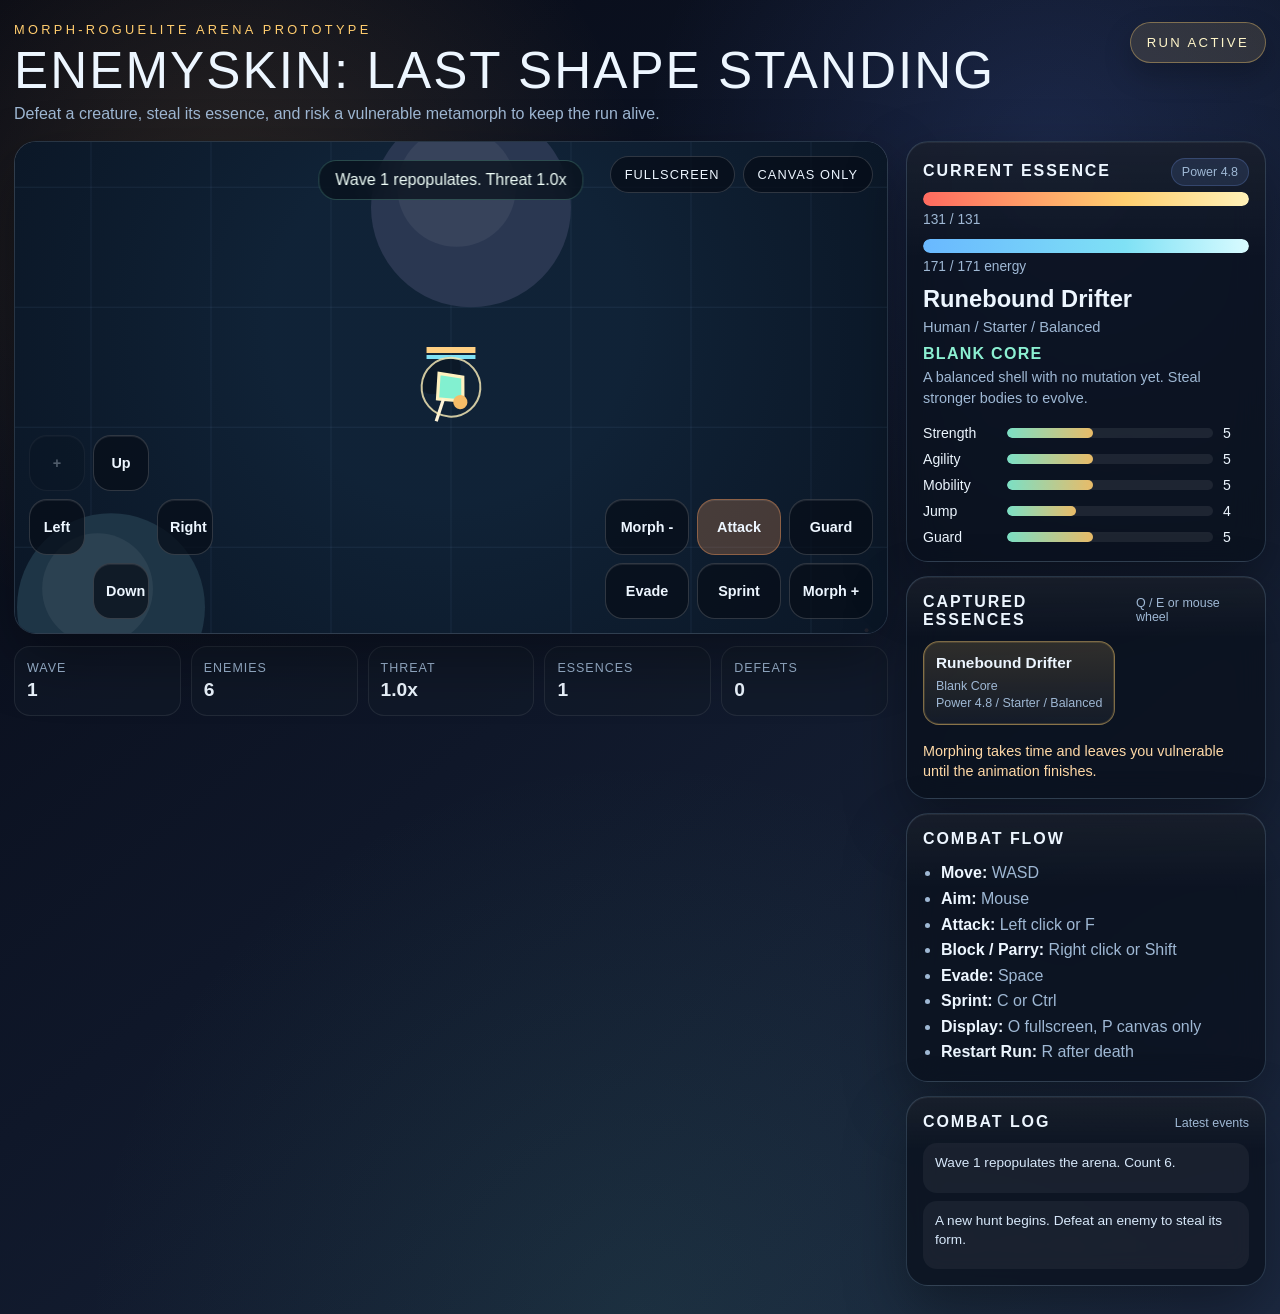
<file: index.html>
<!DOCTYPE html>
<html lang="en">
<head>
  <meta charset="UTF-8">
  <meta name="viewport" content="width=device-width, initial-scale=1.0">
  <title>Enemyskin: Last Shape Standing</title>
  <link rel="stylesheet" href="styles.css">
</head>
<body>
  <div class="shell" id="gameShell">
    <header class="masthead">
      <div>
        <p class="eyebrow">Morph-Roguelite Arena Prototype</p>
        <h1>Enemyskin: Last Shape Standing</h1>
        <p class="tagline">Defeat a creature, steal its essence, and risk a vulnerable metamorph to keep the run alive.</p>
      </div>
      <div class="status-pill" id="runState">RUN ACTIVE</div>
    </header>

    <main class="layout">
      <section class="arena-panel">
        <div class="arena-frame">
          <div class="display-dock">
            <button class="display-btn" id="fullscreenButton" type="button">Fullscreen</button>
            <button class="display-btn" id="canvasOnlyButton" type="button">Canvas Only</button>
          </div>
          <canvas id="gameCanvas" width="1280" height="720"></canvas>
          <div class="overlay hidden" id="deathOverlay">
            <h2>You shattered.</h2>
            <p>Your collected essences are gone. Press <strong>R</strong> or use the restart button to begin a new run.</p>
            <button class="restart-button" id="restartButton" type="button">Restart Run</button>
          </div>
          <div class="banner hidden" id="messageBanner"></div>
          <div class="mobile-controls hidden" id="mobileControls">
            <div class="touch-cluster">
              <div class="touch-pad">
                <button type="button" class="touch-btn" data-touch="move-up" aria-label="Move Up">Up</button>
                <button type="button" class="touch-btn" data-touch="move-left" aria-label="Move Left">Left</button>
                <button type="button" class="touch-btn touch-btn-center" aria-hidden="true" tabindex="-1">+</button>
                <button type="button" class="touch-btn" data-touch="move-right" aria-label="Move Right">Right</button>
                <button type="button" class="touch-btn" data-touch="move-down" aria-label="Move Down">Down</button>
              </div>
            </div>
            <div class="touch-actions">
              <button type="button" class="touch-btn" data-touch="morph-prev">Morph -</button>
              <button type="button" class="touch-btn touch-btn-primary" data-touch="attack">Attack</button>
              <button type="button" class="touch-btn" data-touch="block">Guard</button>
              <button type="button" class="touch-btn" data-touch="evade">Evade</button>
              <button type="button" class="touch-btn" data-touch="sprint">Sprint</button>
              <button type="button" class="touch-btn" data-touch="morph-next">Morph +</button>
            </div>
          </div>
        </div>

        <div class="legend-strip">
          <div class="legend-item">
            <span class="legend-label">Wave</span>
            <strong id="waveLabel">1</strong>
          </div>
          <div class="legend-item">
            <span class="legend-label">Enemies</span>
            <strong id="enemiesLabel">0</strong>
          </div>
          <div class="legend-item">
            <span class="legend-label">Threat</span>
            <strong id="threatLabel">1.0x</strong>
          </div>
          <div class="legend-item">
            <span class="legend-label">Essences</span>
            <strong id="essenceCountLabel">1</strong>
          </div>
          <div class="legend-item">
            <span class="legend-label">Defeats</span>
            <strong id="killsLabel">0</strong>
          </div>
        </div>
      </section>

      <aside class="hud-panel">
        <section class="card">
          <div class="section-head">
            <h2>Current Essence</h2>
            <div class="power-chip">Power <span id="powerLabel">5.0</span></div>
          </div>

          <div class="health-shell">
            <div class="health-bar">
              <div class="health-fill" id="hpFill"></div>
            </div>
            <div class="health-text" id="hpText">100 / 100</div>
          </div>

          <div class="energy-shell">
            <div class="energy-bar">
              <div class="energy-fill" id="energyFill"></div>
            </div>
            <div class="energy-text" id="energyText">100 / 100 energy</div>
          </div>

          <h3 class="essence-name" id="essenceName">Runebound Drifter</h3>
          <p class="essence-tags" id="essenceTags">Human / Starter / Balanced</p>
          <p class="special-name" id="specialName">Blank Core</p>
          <p class="special-text" id="specialText">A balanced shell with no mutation yet. Steal stronger bodies to evolve.</p>

          <div class="stat-list">
            <div class="stat-row">
              <span class="stat-name">Strength</span>
              <div class="stat-meter"><div class="stat-fill" id="strengthFill"></div></div>
              <span class="stat-value" id="strengthValue">5</span>
            </div>
            <div class="stat-row">
              <span class="stat-name">Agility</span>
              <div class="stat-meter"><div class="stat-fill" id="agilityFill"></div></div>
              <span class="stat-value" id="agilityValue">5</span>
            </div>
            <div class="stat-row">
              <span class="stat-name">Mobility</span>
              <div class="stat-meter"><div class="stat-fill" id="mobilityFill"></div></div>
              <span class="stat-value" id="mobilityValue">5</span>
            </div>
            <div class="stat-row">
              <span class="stat-name">Jump</span>
              <div class="stat-meter"><div class="stat-fill" id="jumpFill"></div></div>
              <span class="stat-value" id="jumpValue">4</span>
            </div>
            <div class="stat-row">
              <span class="stat-name">Guard</span>
              <div class="stat-meter"><div class="stat-fill" id="guardFill"></div></div>
              <span class="stat-value" id="guardValue">5</span>
            </div>
          </div>
        </section>

        <section class="card">
          <div class="section-head">
            <h2>Captured Essences</h2>
            <span class="microcopy">Q / E or mouse wheel</span>
          </div>
          <div class="morph-list" id="morphList"></div>
          <p class="warning-copy">Morphing takes time and leaves you vulnerable until the animation finishes.</p>
        </section>

        <section class="card">
          <h2>Combat Flow</h2>
          <ul class="controls-list">
            <li><strong>Move:</strong> WASD</li>
            <li><strong>Aim:</strong> Mouse</li>
            <li><strong>Attack:</strong> Left click or F</li>
            <li><strong>Block / Parry:</strong> Right click or Shift</li>
            <li><strong>Evade:</strong> Space</li>
            <li><strong>Sprint:</strong> C or Ctrl</li>
            <li><strong>Display:</strong> O fullscreen, P canvas only</li>
            <li><strong>Restart Run:</strong> R after death</li>
          </ul>
        </section>

        <section class="card">
          <div class="section-head">
            <h2>Combat Log</h2>
            <span class="microcopy">Latest events</span>
          </div>
          <div class="log" id="log"></div>
        </section>
      </aside>
    </main>
  </div>

  <script src="game.js"></script>
</body>
</html>
</file>
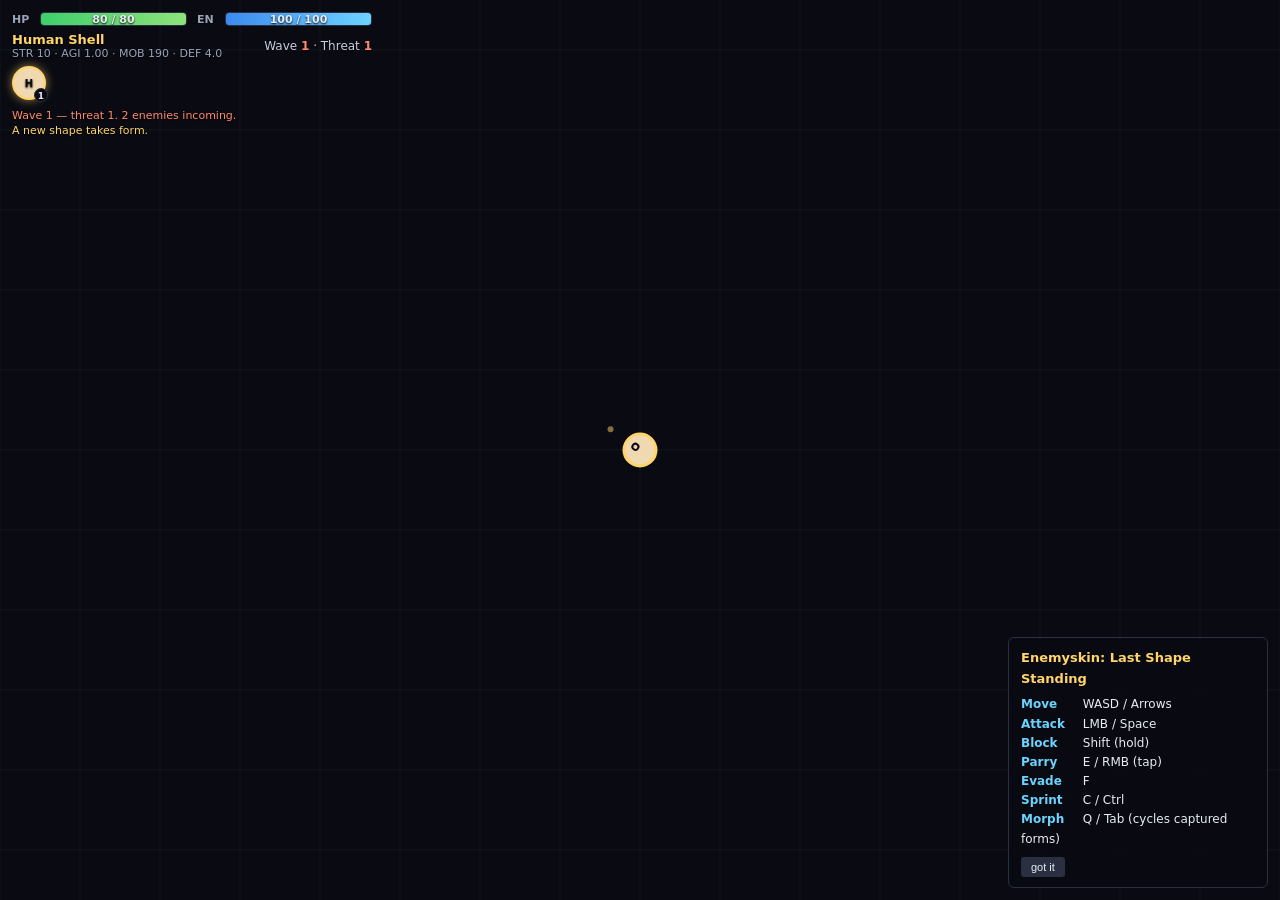
<file: claude/index.html>
<!DOCTYPE html>
<html lang="en">
<head>
  <meta charset="utf-8" />
  <meta name="viewport" content="width=device-width, initial-scale=1, maximum-scale=1, user-scalable=no" />
  <title>Enemyskin: Last Shape Standing</title>
  <link rel="stylesheet" href="styles.css" />
</head>
<body>
  <canvas id="game"></canvas>

  <div id="hud">
    <div class="hud-row">
      <div class="bar-group">
        <div class="bar-label">HP</div>
        <div class="bar hp"><div class="fill" id="hp-fill"></div><div class="bar-text" id="hp-text">80 / 80</div></div>
      </div>
      <div class="bar-group">
        <div class="bar-label">EN</div>
        <div class="bar en"><div class="fill" id="en-fill"></div><div class="bar-text" id="en-text">100 / 100</div></div>
      </div>
    </div>
    <div class="hud-row">
      <div id="form-info">
        <span class="form-name" id="form-name">Human Shell</span>
        <span class="form-stats" id="form-stats"></span>
      </div>
      <div id="wave-info">
        Wave <span id="wave-num">1</span> &middot; Threat <span id="threat-num">1</span>
      </div>
    </div>
    <div id="forms-rack"></div>
    <div id="combat-log"></div>
  </div>

  <div id="mobile-ui" class="hidden">
    <div id="joystick">
      <div id="joy-base"></div>
      <div id="joy-stick"></div>
    </div>
    <div id="mobile-actions">
      <button class="m-btn" data-act="attack">ATK</button>
      <button class="m-btn" data-act="block">BLK</button>
      <button class="m-btn" data-act="parry">PRY</button>
      <button class="m-btn" data-act="evade">EVD</button>
      <button class="m-btn" data-act="sprint">RUN</button>
      <button class="m-btn m-morph" data-act="morph">MORPH</button>
    </div>
  </div>

  <div id="death-overlay" class="hidden">
    <div class="death-box">
      <h1>The shape fell.</h1>
      <p>Run ended on wave <span id="death-wave">1</span> with <span id="death-forms">0</span> captured forms.</p>
      <button id="restart-btn">Begin a new run</button>
    </div>
  </div>

  <div id="help-panel">
    <strong>Enemyskin: Last Shape Standing</strong>
    <div class="kbd-row"><b>Move</b> WASD / Arrows</div>
    <div class="kbd-row"><b>Attack</b> LMB / Space</div>
    <div class="kbd-row"><b>Block</b> Shift (hold)</div>
    <div class="kbd-row"><b>Parry</b> E / RMB (tap)</div>
    <div class="kbd-row"><b>Evade</b> F</div>
    <div class="kbd-row"><b>Sprint</b> C / Ctrl</div>
    <div class="kbd-row"><b>Morph</b> Q / Tab (cycles captured forms)</div>
    <button id="help-close">got it</button>
  </div>

  <script src="game.js"></script>
</body>
</html>
</file>
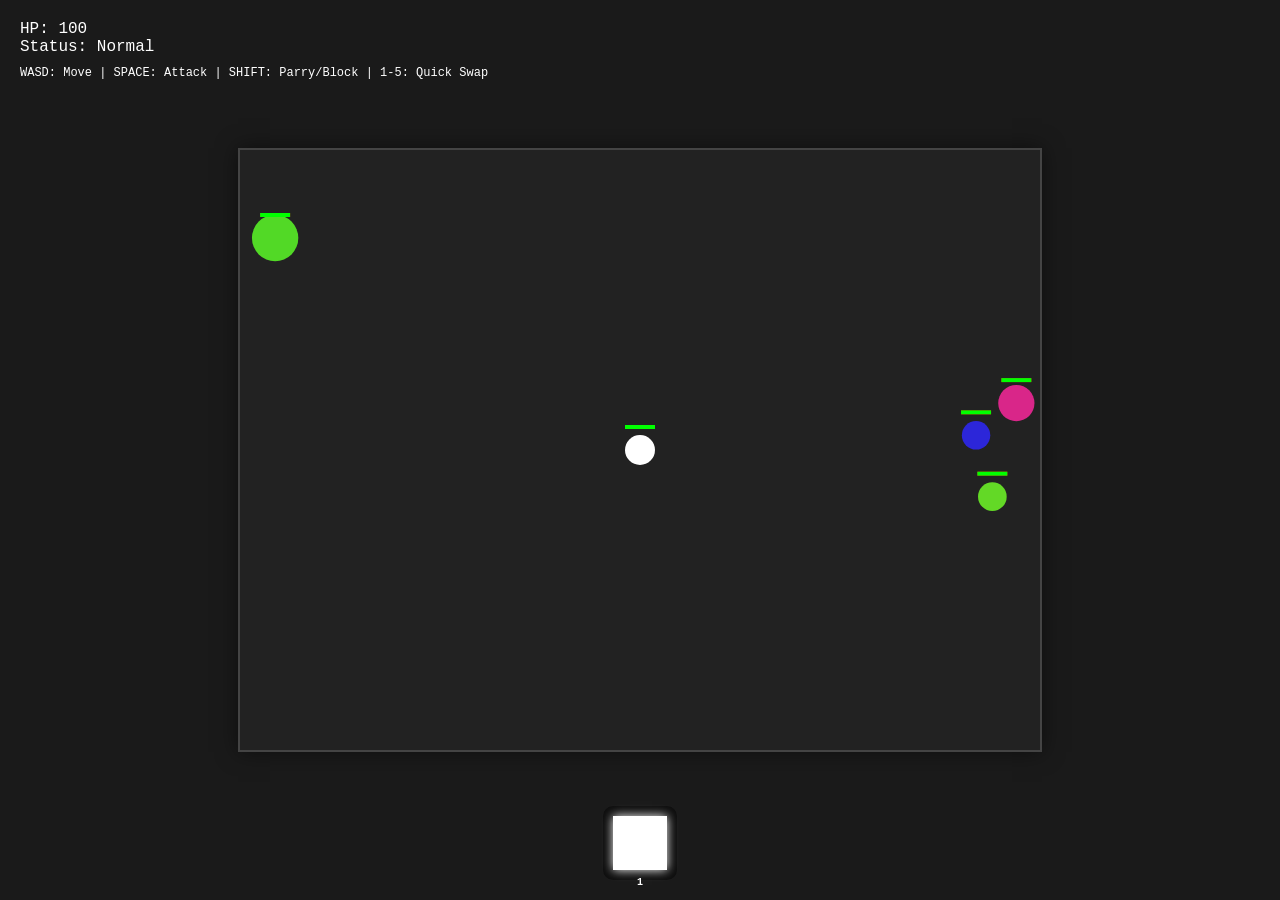
<file: mimicry.html>
<!DOCTYPE html>
<html lang="en">
<head>
    <meta charset="UTF-8">
    <meta name="viewport" content="width=device-width, initial-scale=1.0">
    <title>Mimicry Prototype</title>
    <style>
        body {
            margin: 0;
            background: #1a1a1a;
            color: white;
            font-family: 'Courier New', Courier, monospace;
            overflow: hidden;
            display: flex;
            justify-content: center;
            align-items: center;
            height: 100vh;
        }
        #ui {
            position: absolute;
            top: 20px;
            left: 20px;
            pointer-events: none;
        }
        #form-list {
            position: absolute;
            bottom: 20px;
            left: 50%;
            transform: translateX(-50%);
            display: flex;
            gap: 10px;
            background: rgba(0,0,0,0.5);
            padding: 10px;
            border-radius: 10px;
        }
        .form-slot {
            width: 50px;
            height: 50px;
            border: 2px solid #555;
            display: flex;
            justify-content: center;
            align-items: center;
            font-weight: bold;
            cursor: pointer;
            position: relative;
        }
        .form-slot.active { border-color: #fff; box-shadow: 0 0 10px #fff; }
        .form-slot span { position: absolute; bottom: -20px; font-size: 10px; }
        canvas {
            background: #222;
            box-shadow: 0 0 20px rgba(0,0,0,0.5);
            border: 2px solid #444;
        }
        .vulnerable { color: #ff4444; font-weight: bold; animation: blink 0.2s infinite; }
        @keyframes blink { 0% { opacity: 1; } 50% { opacity: 0; } 100% { opacity: 1; } }
    </style>
</head>
<body>

    <div id="ui">
        <div>HP: <span id="hp">100</span></div>
        <div id="status">Status: Normal</div>
        <div style="margin-top: 10px; font-size: 12px;">
            WASD: Move | SPACE: Attack | SHIFT: Parry/Block | 1-5: Quick Swap
        </div>
    </div>

    <div id="form-list"></div>

    <canvas id="gameCanvas"></canvas>

<script>
    const canvas = document.getElementById('gameCanvas');
    const ctx = canvas.getContext('2d');
    const hpDisplay = document.getElementById('hp');
    const statusDisplay = document.getElementById('status');
    const formListDiv = document.getElementById('form-list');

    canvas.width = 800;
    canvas.height = 600;

    const KEYS = {};
    window.addEventListener('keydown', e => KEYS[e.code] = true);
    window.addEventListener('keyup', e => KEYS[e.code] = false);

    // --- Game Constants ---
    const BASE_STATS = { speed: 3, power: 10, radius: 15, color: '#ffffff' };
    const MORPH_TIME = 1000; // 1 second vulnerability

    class Entity {
        constructor(x, y, stats) {
            this.x = x;
            this.y = y;
            this.stats = { ...stats };
            this.hp = 100;
            this.maxHp = 100;
            this.vx = 0;
            this.vy = 0;
        }

        draw() {
            ctx.beginPath();
            ctx.arc(this.x, this.y, this.stats.radius, 0, Math.PI * 2);
            ctx.fillStyle = this.stats.color;
            ctx.fill();
            ctx.closePath();
            
            // HP Bar
            ctx.fillStyle = 'red';
            ctx.fillRect(this.x - 15, this.y - 25, 30, 4);
            ctx.fillStyle = 'lime';
            ctx.fillRect(this.x - 15, this.y - 25, (this.hp / this.maxHp) * 30, 4);
        }
    }

    class Player extends Entity {
        constructor(x, y) {
            super(x, y, BASE_STATS);
            this.forms = [BASE_STATS];
            this.currentFormIndex = 0;
            this.isMorphing = false;
            this.isBlocking = false;
            this.attackCooldown = 0;
        }

        update() {
            if (this.isMorphing) return;

            this.isBlocking = KEYS['ShiftLeft'];
            
            // Movement
            let mx = 0, my = 0;
            if (KEYS['KeyW']) my -= 1;
            if (KEYS['KeyS']) my += 1;
            if (KEYS['KeyA']) mx -= 1;
            if (KEYS['KeyD']) mx += 1;

            const mag = Math.sqrt(mx*mx + my*my);
            if (mag > 0) {
                this.x += (mx / mag) * this.stats.speed;
                this.y += (my / mag) * this.stats.speed;
            }

            if (this.attackCooldown > 0) this.attackCooldown--;
            
            // Quick Swap Keys 1-5
            for(let i=0; i<5; i++) {
                if(KEYS[`Digit${i+1}`] && this.forms[i]) this.morphTo(i);
            }
        }

        morphTo(index) {
            if (index === this.currentFormIndex || this.isMorphing) return;
            this.isMorphing = true;
            statusDisplay.innerHTML = 'Status: <span class="vulnerable">MORPHING...</span>';
            
            setTimeout(() => {
                this.currentFormIndex = index;
                this.stats = { ...this.forms[index] };
                this.isMorphing = false;
                statusDisplay.innerText = 'Status: Normal';
                updateFormUI();
            }, MORPH_TIME);
        }

        attack(enemies) {
            if (this.attackCooldown > 0 || this.isMorphing) return;
            
            this.attackCooldown = 20;
            enemies.forEach(en => {
                const dist = Math.hypot(en.x - this.x, en.y - this.y);
                if (dist < this.stats.radius + en.stats.radius + 10) {
                    en.takeDamage(this.stats.power);
                }
            });
        }
    }

    class Enemy extends Entity {
        constructor(x, y, level) {
            // Procedural Stat Generation
            const randomColor = `hsl(${Math.random() * 360}, 70%, 50%)`;
            const stats = {
                speed: 1 + Math.random() * 2 * (level * 0.5),
                power: 5 + Math.random() * 15 * (level * 0.5),
                radius: 10 + Math.random() * 15,
                color: randomColor
            };
            super(x, y, stats);
            this.maxHp = 50 + (level * 20);
            this.hp = this.maxHp;
            this.level = level;
        }

        update(player) {
            const dx = player.x - this.x;
            const dy = player.y - this.y;
            const dist = Math.hypot(dx, dy);
            
            // Simple AI: Follow player
            this.x += (dx / dist) * this.stats.speed;
            this.y += (dy / dist) * this.stats.speed;

            // Attack player
            if (dist < this.stats.radius + player.stats.radius) {
                player.takeDamage(this.stats.power);
            }
        }

        takeDamage(dmg) {
            this.hp -= dmg;
        }
    }

    class Essence {
        constructor(x, y, stats) {
            this.x = x; this.y = y; this.stats = stats;
            this.radius = 6;
        }
        draw() {
            ctx.beginPath();
            ctx.arc(this.x, this.y, this.radius, 0, Math.PI * 2);
            ctx.fillStyle = this.stats.color;
            ctx.fill();
            ctx.strokeStyle = 'white';
            ctx.stroke();
            ctx.closePath();
        }
    }

    // --- Game State ---
    const player = new Player(400, 300);
    let enemies = [];
    let essences = [];
    let waveLevel = 1;

    Player.prototype.takeDamage = function(dmg) {
        if (this.isBlocking) {
            // Parry/Block Logic
            this.hp -= dmg * 0.2; 
            return;
        }
        const mult = this.isMorphing ? 2 : 1; // Vulnerable during morph
        this.hp -= dmg * mult * 0.1; 
        if (this.hp <= 0) {
            alert("YOU DIED! Game Reset.");
            location.reload();
        }
    };

    function spawnWave() {
        for (let i = 0; i < 3 + waveLevel; i++) {
            const x = Math.random() > 0.5 ? -50 : canvas.width + 50;
            const y = Math.random() * canvas.height;
            enemies.push(new Enemy(x, y, waveLevel));
        }
        waveLevel++;
    }

    function updateFormUI() {
        formListDiv.innerHTML = '';
        player.forms.forEach((form, i) => {
            const slot = document.createElement('div');
            slot.className = `form-slot ${i === player.currentFormIndex ? 'active' : ''}`;
            slot.style.backgroundColor = form.color;
            slot.innerHTML = `<span>${i+1}</span>`;
            slot.onclick = () => player.morphTo(i);
            formListDiv.appendChild(slot);
        });
    }

    function loop() {
        ctx.clearRect(0, 0, canvas.width, canvas.height);

        // 1. Update Player
        player.update();
        if (KEYS['Space']) player.attack(enemies);
        player.draw();

        // 2. Update Enemies
        enemies.forEach((en, index) => {
            en.update(player);
            en.draw();
            if (en.hp <= 0) {
                essences.push(new Essence(en.x, en.y, en.stats));
                enemies.splice(index, 1);
            }
        });

        // 3. Update Essences
        essences.forEach((es, index) => {
            es.draw();
            if (Math.hypot(player.x - es.x, player.y - es.y) < player.stats.radius + es.radius) {
                player.forms.push(es.stats);
                essences.splice(index, 1);
                updateFormUI();
            }
        });

        // 4. Repopulate
        if (enemies.length === 0) spawnWave();

        // UI
        hpDisplay.innerText = Math.ceil(player.hp);

        requestAnimationFrame(loop);
    }

    // Start
    spawnWave();
    updateFormUI();
    loop();

</script>
</body>
</html>
</file>
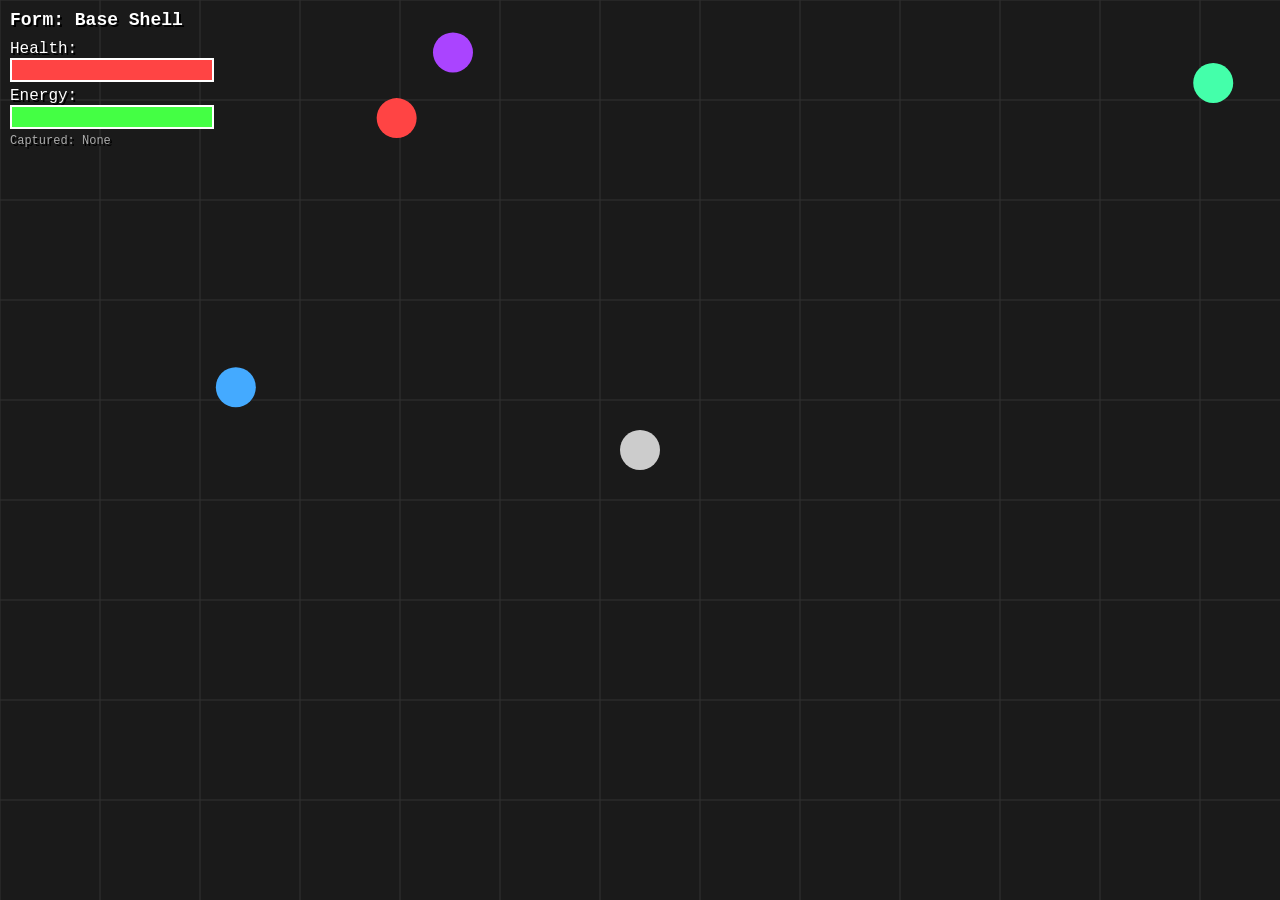
<file: gemma4/mimicry2.html>
<!DOCTYPE html>
<html lang="en">
<head>
    <meta charset="UTF-8">
    <meta name="viewport" content="width=device-width, initial-scale=1.0, maximum-scale=1.0, user-scalable=no">
    <title>Enemyskin: Last Shape Standing</title>
    <style>
        body {
            margin: 0;
            overflow: hidden;
            background: #1a1a1a;
            font-family: 'Courier New', Courier, monospace;
            color: white;
            user-select: none;
            touch-action: none;
        }
        canvas { display: block; }

        /* HUD Styling */
        #hud {
            position: absolute;
            top: 10px;
            left: 10px;
            pointer-events: none;
            text-shadow: 2px 2px 0 #000;
        }
        .bar-container {
            width: 200px;
            height: 20px;
            background: #333;
            border: 2px solid #fff;
            margin-bottom: 5px;
        }
        #health-bar { width: 100%; height: 100%; background: #ff4444; transition: width 0.2s; }
        #energy-bar { width: 100%; height: 100%; background: #44ff44; transition: width 0.1s; }
        
        #form-info { font-weight: bold; font-size: 18px; margin-bottom: 10px; }
        #inventory { font-size: 12px; color: #aaa; }

        /* Mobile Controls */
        #mobile-controls {
            position: absolute;
            bottom: 20px;
            width: 100%;
            display: none;
            justify-content: space-between;
            padding: 0 30px;
            box-sizing: border-box;
        }
        .joystick-area {
            width: 120px;
            height: 120px;
            background: rgba(255,255,255,0.2);
            border-radius: 50%;
            position: relative;
        }
        .stick {
            width: 50px;
            height: 50px;
            background: #fff;
            border-radius: 50%;
            position: absolute;
            top: 35px;
            left: 35px;
        }
        .action-buttons {
            display: grid;
            grid-template-columns: 1fr 1fr;
            gap: 10px;
        }
        .btn {
            width: 60px;
            height: 60px;
            background: rgba(255,255,255,0.3);
            border: 2px solid #fff;
            border-radius: 50%;
            display: flex;
            align-items: center;
            justify-content: center;
            font-weight: bold;
            font-size: 12px;
        }
        .btn:active { background: rgba(255,255,255,0.6); }
    </style>
</head>
<body>

    <div id="hud">
        <div id="form-info">Form: Base Shell</div>
        Health: <div class="bar-container"><div id="health-bar"></div></div>
        Energy: <div class="bar-container"><div id="energy-bar"></div></div>
        <div id="inventory">Captured: None</div>
        <div id="status-msg" style="color: yellow;"></div>
    </div>

    <div id="mobile-controls">
        <div class="joystick-area" id="joy-area"><div class="stick" id="joy-stick"></div></div>
        <div class="action-buttons">
            <div class="btn" id="btn-atk">ATK</div>
            <div class="btn" id="btn-eva">EVA</div>
            <div class="btn" id="btn-blk">BLK</div>
            <div class="btn" id="btn-spr">SPR</div>
        </div>
    </div>

    <canvas id="gameCanvas"></canvas>

<script>
/** GAME CONFIGURATION **/
const FORMS = {
    'Base Shell': { color: '#ccc', hp: 100, agility: 3, strength: 10, jump: 1, trait: 'None', desc: 'Balanced' },
    'Duelist': { color: '#44aaff', hp: 80, agility: 5, strength: 15, jump: 1, trait: 'Parry Master', desc: 'Fast & Precise' },
    'Brute': { color: '#ff4444', hp: 200, agility: 2, strength: 25, jump: 1, trait: 'Heavy Hitter', desc: 'Tanky & Slow' },
    'Stalker': { color: '#aa44ff', hp: 60, agility: 7, strength: 12, jump: 1, trait: 'Aggressive', desc: 'High Mobility' },
    'Shade': { color: '#44ffaa', hp: 70, agility: 6, strength: 10, jump: 2, trait: 'Blink', desc: 'Evasive' }
};

const ENERGY_COSTS = { EVADE: 0.5, PARRY: 0.2, BLOCK: 0.3 };

const canvas = document.getElementById('gameCanvas');
const ctx = canvas.getContext('2d');
const hud = {
    hp: document.getElementById('health-bar'),
    energy: document.getElementById('energy-bar'),
    form: document.getElementById('form-info'),
    inv: document.getElementById('inventory'),
    msg: document.getElementById('status-msg')
};

let width, height;
let player;
let enemies = [];
let items = [];
let camera = { x: 0, y: 0 };
let keys = {};
let isMobile = false;
let wave = 1;

/** ENTITY CLASS **/
class Entity {
    constructor(x, y, type, isPlayer = false) {
        this.x = x;
        this.y = y;
        this.type = type;
        this.isPlayer = isPlayer;
        this.formName = type;
        this.form = FORMS[type] || FORMS['Base Shell'];
        
        this.hp = this.form.hp;
        this.maxHp = this.form.hp;
        this.energy = 1.0;
        this.maxEnergy = 1.0;
        
        this.state = 'idle'; // idle, attacking, blocking, parrying, evading, morphing
        this.stateTimer = 0;
        this.target = null;
        this.radius = 20;
        this.vx = 0;
        this.vy = 0;
    }

    update() {
        // Energy regeneration
        this.energy = Math.min(this.maxEnergy, this.energy + 0.005);

        if (this.stateTimer > 0) {
            this.stateTimer--;
            if (this.stateTimer <= 0) this.state = 'idle';
        }

        if (!this.isPlayer) this.updateAI();
        
        this.x += this.vx;
        this.y += this.vy;
        this.vx *= 0.8;
        this.vy *= 0.8;
    }

    updateAI() {
        if (this.state === 'morphing') return;

        // 1. INFIGHTING: Find nearest target (Player or other Enemies)
        let closest = null;
        let minDist = 600;
        
        const targets = [player, ...enemies].filter(e => e !== this && e.hp > 0);
        targets.forEach(t => {
            const d = Math.hypot(t.x - this.x, t.y - this.y);
            if (d < minDist) { minDist = d; closest = t; }
        });

        this.target = closest;

        if (this.target) {
            const angle = Math.atan2(this.target.y - this.y, this.target.x - this.x);
            
            if (minDist > 50) {
                this.vx += Math.cos(angle) * 0.2;
                this.vy += Math.sin(angle) * 0.2;
            } else if (this.state === 'idle') {
                this.attack();
            }
        }
    }

    attack() {
        this.state = 'attacking';
        this.stateTimer = 30;
        
        // Check hit
        const targets = [player, ...enemies].filter(e => e !== this && e.hp > 0);
        targets.forEach(t => {
            if (Math.hypot(t.x - this.x, t.y - this.y) < 60) {
                t.takeDamage(this.form.strength, this);
            }
        });
    }

    takeDamage(amount, attacker) {
        if (this.state === 'parrying') {
            hud.msg.innerText = "PARRIED!";
            attacker.takeDamage(amount * 1.5, this); // Punish attacker
            this.energy -= ENERGY_COSTS.PARRY;
            return;
        }
        if (this.state === 'blocking') {
            amount *= 0.3;
            this.energy -= (ENERGY_COSTS.BLOCK + (attacker.form.strength * 0.005));
        }
        if (this.state === 'evading') return;

        this.hp -= amount;
        if (this.hp <= 0) this.die();
    }

    die() {
        if (this.isPlayer) {
            alert("GAME OVER. Run Reset.");
            location.reload();
        }
    }

    draw() {
        ctx.save();
        ctx.translate(this.x - camera.x, this.y - camera.y);
        
        // Draw Body
        ctx.fillStyle = this.form.color;
        if (this.state === 'morphing') ctx.globalAlpha = 0.5;
        
        ctx.beginPath();
        ctx.arc(0, 0, this.radius, 0, Math.PI * 2);
        ctx.fill();
        
        // Visual indicators
        if (this.state === 'blocking') {
            ctx.strokeStyle = 'white';
            ctx.lineWidth = 3;
            ctx.strokeRect(-25, -25, 50, 50);
        }
        if (this.state === 'attacking') {
            ctx.strokeStyle = 'yellow';
            ctx.beginPath();
            ctx.arc(0, 0, 40, 0, Math.PI * 2);
            ctx.stroke();
        }
        if (this.state === 'parrying') {
            ctx.strokeStyle = 'cyan';
            ctx.lineWidth = 5;
            ctx.strokeRect(-22, -22, 44, 44);
        }

        ctx.restore();
    }
}

/** PLAYER CLASS **/
class Player extends Entity {
    constructor(x, y) {
        super(x, y, 'Base Shell', true);
        this.capturedForms = [];
    }

    handleInput() {
        if (this.state === 'morphing') return;

        let speed = this.form.agility;
        
        // Sprinting
        if (keys['Shift'] && this.energy > 0) {
            speed *= 1.6;
            this.energy -= 0.005;
        }

        if (keys['w']) this.vy -= speed * 0.1;
        if (keys['s']) this.vy += speed * 0.1;
        if (keys['a']) this.vx -= speed * 0.1;
        if (keys['d']) this.vx += speed * 0.1;

        if (keys['j']) this.attack();
        if (keys['k']) this.evade();
        if (keys['l']) this.block();
    }

    attack() {
        if (this.state !== 'idle') return;
        this.state = 'attacking';
        this.stateTimer = 20;
        enemies.forEach(e => {
            if (Math.hypot(e.x - this.x, e.y - this.y) < 60) {
                e.takeDamage(this.form.strength, this);
            }
        });
    }

    evade() {
        if (this.energy < ENERGY_COSTS.EVADE) return;
        this.energy -= ENERGY_COSTS.EVADE;
        this.state = 'evading';
        this.stateTimer = 15;
        const angle = Math.atan2(this.vy, this.vx) || 0;
        this.vx += Math.cos(angle) * 20;
        this.vy += Math.sin(angle) * 20;
    }

    block() {
        if (this.energy < ENERGY_COSTS.BLOCK) return;
        this.state = 'blocking';
        this.stateTimer = 20;
        // Short window for parry
        setTimeout(() => {
            if (this.state === 'blocking') this.state = 'parrying';
        }, 100);
    }

    morph(formName) {
        this.state = 'morphing';
        this.stateTimer = 60; // Vulnerable window
        setTimeout(() => {
            this.formName = formName;
            this.form = FORMS[formName];
            this.maxHp = this.form.hp;
            this.hp = this.maxHp;
            this.state = 'idle';
        }, 600);
    }
}

/** CORE GAME ENGINE **/
function init() {
    width = window.innerWidth;
    height = window.innerHeight;
    canvas.width = width;
    canvas.height = height;

    player = new Player(width/2, height/2);
    
    if ('ontouchstart' in window) {
        isMobile = true;
        document.getElementById('mobile-controls').style.display = 'flex';
    }

    spawnWave();
    setInterval(spawnRandomItem, 40000); // Spawn item every 40s
    requestAnimationFrame(gameLoop);
}

function spawnWave() {
    const archetypes = Object.keys(FORMS).filter(f => f !== 'Base Shell');
    for (let i = 0; i < 3 + wave; i++) {
        const type = archetypes[Math.floor(Math.random() * archetypes.length)];
        const angle = Math.random() * Math.PI * 2;
        const dist = 400 + Math.random() * 400;
        enemies.push(new Entity(
            player.x + Math.cos(angle) * dist,
            player.y + Math.sin(angle) * dist,
            type
        ));
    }
}

function spawnRandomItem() {
    const types = ['HP', 'NRG', 'BOTH'];
    items.push({
        x: player.x + (Math.random() - 0.5) * 1000,
        y: player.y + (Math.random() - 0.5) * 1000,
        type: types[Math.floor(Math.random() * types.length)]
    });
}

function gameLoop() {
    ctx.clearRect(0, 0, width, height);
    
    // Update Camera (Player Centered)
    camera.x = player.x - width/2;
    camera.y = player.y - height/2;

    // Draw Grid for spatial awareness
    ctx.strokeStyle = '#333';
    ctx.beginPath();
    for(let x = -camera.x % 100; x < width; x += 100) {
        ctx.moveTo(x, 0); ctx.lineTo(x, height);
    }
    for(let y = -camera.y % 100; y < height; y += 100) {
        ctx.moveTo(0, y); ctx.lineTo(width, y);
    }
    ctx.stroke();

    // Player logic
    player.handleInput();
    player.update();
    player.draw();

    // Enemies logic
    enemies = enemies.filter(e => {
        if (e.hp <= 0) {
            if (!player.capturedForms.includes(e.type)) {
                player.capturedForms.push(e.type);
            }
            return false;
        }
        e.update();
        e.draw();
        return true;
    });

    // Items logic
    items = items.filter(it => {
        ctx.fillStyle = 'yellow';
        ctx.beginPath();
        ctx.arc(it.x - camera.x, it.y - camera.y, 8, 0, Math.PI*2);
        ctx.fill();
        
        if (Math.hypot(player.x - it.x, player.y - it.y) < 30) {
            if (it.type === 'HP' || it.type === 'BOTH') player.hp = Math.min(player.maxHp, player.hp + 30);
            if (it.type === 'NRG' || it.type === 'BOTH') player.energy = Math.min(player.maxEnergy, player.energy + 0.5);
            return false;
        }
        return true;
    });

    if (enemies.length === 0) {
        wave++;
        spawnWave();
    }

    updateHUD();
    requestAnimationFrame(gameLoop);
}

function updateHUD() {
    hud.hp.style.width = (player.hp / player.maxHp * 100) + "%";
    hud.energy.style.width = (player.energy / player.maxEnergy * 100) + "%";
    hud.form.innerText = `Form: ${player.formName}`;
    hud.inv.innerText = `Captured: ${player.capturedForms.join(', ') || 'None'}`;
}

/** INPUT HANDLING **/
window.addEventListener('keydown', e => {
    keys[e.key.toLowerCase()] = true;
    // Morphing keys 1-5
    if (player.capturedForms[e.key - 1]) {
        player.morph(player.capturedForms[e.key - 1]);
    }
});
window.addEventListener('keyup', e => keys[e.key.toLowerCase()] = false);

// Mobile Key Mapping
if (isMobile) {
    const bindBtn = (id, key) => {
        const btn = document.getElementById(id);
        btn.ontouchstart = (e) => { e.preventDefault(); keys[key] = true; };
        btn.ontouchend = (e) => { e.preventDefault(); keys[key] = false; };
    };
    bindBtn('btn-atk', 'j');
    bindBtn('btn-eva', 'k');
    bindBtn('btn-blk', 'l');
    bindBtn('btn-spr', 'shift');

    // Simple Joystick
    const joyArea = document.getElementById('joy-area');
    const joyStick = document.getElementById('joy-stick');
    joyArea.ontouchmove = (e) => {
        e.preventDefault();
        const touch = e.touches[0];
        const rect = joyArea.getBoundingClientRect();
        const centerX = rect.left + rect.width/2;
        const centerY = rect.top + rect.height/2;
        const dx = touch.clientX - centerX;
        const dy = touch.clientY - centerY;
        
        joyStick.style.transform = `translate(${dx/2}px, ${dy/2}px)`;
        
        keys['w'] = dy < -20;
        keys['s'] = dy > 20;
        keys['a'] = dx < -20;
        keys['d'] = dx > 20;
    };
    joyArea.ontouchend = () => {
        joyStick.style.transform = `translate(0,0)`;
        keys['w'] = keys['s'] = keys['a'] = keys['d'] = false;
    };
}

init();
</script>
</body>
</html>
</file>
<file: styles.css>
:root {
  --bg-0: #060914;
  --bg-1: #0f1729;
  --bg-2: #1c2941;
  --panel: rgba(10, 16, 28, 0.76);
  --panel-soft: rgba(18, 27, 41, 0.56);
  --stroke: rgba(165, 217, 255, 0.18);
  --text: #edf6ff;
  --muted: #9fb8d4;
  --hot: #f76b4d;
  --gold: #ffcc6e;
  --mint: #8cf0d2;
  --violet: #85a4ff;
  --shadow: rgba(0, 0, 0, 0.4);
}

* {
  box-sizing: border-box;
}

html,
body {
  margin: 0;
  min-height: 100%;
}

body {
  font-family: "Trebuchet MS", "Lucida Sans Unicode", sans-serif;
  color: var(--text);
  background:
    radial-gradient(circle at 18% 18%, rgba(255, 188, 92, 0.14), transparent 28%),
    radial-gradient(circle at 82% 12%, rgba(99, 137, 255, 0.16), transparent 26%),
    radial-gradient(circle at 50% 100%, rgba(76, 176, 147, 0.1), transparent 38%),
    linear-gradient(140deg, var(--bg-0), var(--bg-1) 48%, var(--bg-2));
  overflow-x: hidden;
}

.shell {
  width: min(1520px, calc(100vw - 28px));
  margin: 0 auto;
  padding: 22px 0 28px;
}

.masthead {
  display: flex;
  justify-content: space-between;
  gap: 16px;
  align-items: flex-start;
  margin-bottom: 18px;
}

.eyebrow {
  margin: 0 0 10px;
  color: var(--gold);
  font-size: 0.8rem;
  letter-spacing: 0.26em;
  text-transform: uppercase;
}

.masthead h1 {
  margin: 0;
  font-family: Impact, Haettenschweiler, sans-serif;
  font-size: clamp(2.3rem, 4vw, 4.2rem);
  font-weight: 400;
  letter-spacing: 0.04em;
  text-transform: uppercase;
  line-height: 0.94;
}

.tagline {
  margin: 10px 0 0;
  max-width: 760px;
  color: var(--muted);
  font-size: 1rem;
}

.status-pill {
  padding: 12px 16px;
  border-radius: 999px;
  border: 1px solid rgba(255, 207, 110, 0.38);
  background: rgba(255, 207, 110, 0.12);
  box-shadow: 0 12px 28px rgba(0, 0, 0, 0.22);
  color: #fff6c9;
  font-size: 0.82rem;
  letter-spacing: 0.18em;
  text-transform: uppercase;
  white-space: nowrap;
}

.layout {
  display: grid;
  grid-template-columns: minmax(0, 1.45fr) minmax(300px, 360px);
  gap: 18px;
  align-items: start;
}

.arena-panel,
.hud-panel {
  min-width: 0;
  min-height: 0;
}

.arena-panel {
  display: flex;
  flex-direction: column;
}

.arena-frame,
.card {
  position: relative;
  border: 1px solid var(--stroke);
  border-radius: 22px;
  background:
    linear-gradient(180deg, rgba(255, 255, 255, 0.05), transparent 28%),
    var(--panel);
  box-shadow:
    inset 0 1px 0 rgba(255, 255, 255, 0.06),
    0 24px 60px rgba(0, 0, 0, 0.34);
  backdrop-filter: blur(16px);
}

.arena-frame {
  overflow: hidden;
}

.display-dock {
  position: absolute;
  top: 14px;
  right: 14px;
  z-index: 4;
  display: flex;
  gap: 8px;
}

.display-btn {
  padding: 10px 14px;
  border: 1px solid rgba(255, 255, 255, 0.16);
  border-radius: 999px;
  background: rgba(7, 14, 25, 0.78);
  color: var(--text);
  font-family: inherit;
  font-size: 0.8rem;
  letter-spacing: 0.08em;
  text-transform: uppercase;
  cursor: pointer;
}

.display-btn.active {
  border-color: rgba(255, 208, 131, 0.44);
  background: rgba(255, 208, 131, 0.18);
  color: #fff3c5;
}

#gameCanvas {
  display: block;
  width: 100%;
  aspect-ratio: 16 / 9;
  background: linear-gradient(180deg, #08111f, #14263d);
  touch-action: none;
}

.legend-strip {
  display: grid;
  grid-template-columns: repeat(5, minmax(0, 1fr));
  gap: 10px;
  margin-top: 12px;
}

.legend-item {
  padding: 14px 12px;
  border: 1px solid rgba(255, 255, 255, 0.08);
  border-radius: 16px;
  background: var(--panel-soft);
}

.legend-label {
  display: block;
  margin-bottom: 4px;
  color: var(--muted);
  font-size: 0.78rem;
  letter-spacing: 0.08em;
  text-transform: uppercase;
}

.legend-item strong {
  font-size: 1.2rem;
}

.hud-panel {
  display: grid;
  gap: 14px;
}

.card {
  padding: 16px;
}

.section-head {
  display: flex;
  justify-content: space-between;
  gap: 12px;
  align-items: baseline;
}

.card h2 {
  margin: 0 0 12px;
  font-size: 1rem;
  letter-spacing: 0.12em;
  text-transform: uppercase;
}

.power-chip,
.microcopy {
  color: var(--muted);
  font-size: 0.78rem;
}

.power-chip {
  padding: 6px 10px;
  border-radius: 999px;
  background: rgba(124, 166, 255, 0.12);
  border: 1px solid rgba(124, 166, 255, 0.22);
}

.health-shell {
  margin-bottom: 12px;
}

.health-bar,
.energy-bar {
  height: 14px;
  border-radius: 999px;
  overflow: hidden;
  background: rgba(255, 255, 255, 0.08);
}

.health-fill,
.energy-fill {
  height: 100%;
  width: 100%;
  border-radius: inherit;
  transition: width 120ms linear;
}

.health-fill {
  background: linear-gradient(90deg, #ff6a5f, #ffcf70 62%, #fff1b8);
}

.energy-shell {
  margin-bottom: 12px;
}

.energy-fill {
  background: linear-gradient(90deg, #69b8ff, #7fe1f5 62%, #d9fbff);
}

.health-text,
.energy-text {
  margin-top: 6px;
  color: var(--muted);
  font-size: 0.86rem;
}

.essence-name {
  margin: 0;
  font-size: 1.48rem;
}

.essence-tags,
.special-text,
.warning-copy {
  color: var(--muted);
}

.essence-tags {
  margin: 6px 0 10px;
  font-size: 0.92rem;
}

.special-name {
  margin: 0 0 4px;
  color: var(--mint);
  font-weight: 700;
  letter-spacing: 0.08em;
  text-transform: uppercase;
}

.special-text,
.warning-copy {
  margin: 0;
  font-size: 0.9rem;
  line-height: 1.45;
}

.warning-copy {
  margin-top: 12px;
  color: #ffd9a7;
}

.stat-list {
  display: grid;
  gap: 10px;
  margin-top: 16px;
}

.stat-row {
  display: grid;
  grid-template-columns: 74px minmax(0, 1fr) 26px;
  gap: 10px;
  align-items: center;
}

.stat-name,
.stat-value {
  font-size: 0.88rem;
}

.stat-meter {
  height: 10px;
  border-radius: 999px;
  overflow: hidden;
  background: rgba(255, 255, 255, 0.08);
}

.stat-fill {
  height: 100%;
  border-radius: inherit;
  background: linear-gradient(90deg, rgba(132, 240, 210, 0.92), rgba(255, 204, 110, 0.9));
}

.morph-list {
  display: flex;
  gap: 10px;
  overflow-x: auto;
  padding-bottom: 4px;
}

.morph-list::-webkit-scrollbar {
  height: 10px;
}

.morph-list::-webkit-scrollbar-thumb {
  background: rgba(255, 255, 255, 0.14);
  border-radius: 999px;
}

.morph-card {
  min-width: 154px;
  padding: 12px;
  border-radius: 16px;
  border: 1px solid rgba(255, 255, 255, 0.08);
  background: rgba(255, 255, 255, 0.04);
}

.morph-card.active {
  border-color: rgba(255, 207, 110, 0.44);
  background: linear-gradient(180deg, rgba(255, 207, 110, 0.15), rgba(255, 255, 255, 0.04));
  box-shadow: inset 0 0 0 1px rgba(255, 207, 110, 0.14);
}

.morph-card.pending {
  border-color: rgba(140, 240, 210, 0.48);
}

.morph-card h3 {
  margin: 0 0 6px;
  font-size: 0.96rem;
}

.morph-meta {
  margin: 0;
  color: var(--muted);
  font-size: 0.78rem;
  line-height: 1.35;
}

.controls-list {
  margin: 0;
  padding-left: 18px;
  color: var(--muted);
  line-height: 1.6;
}

.controls-list strong {
  color: var(--text);
}

.log {
  display: grid;
  gap: 8px;
  min-height: 126px;
}

.log-entry {
  padding: 10px 12px;
  border-radius: 14px;
  background: rgba(255, 255, 255, 0.05);
  color: #d7e8fa;
  font-size: 0.85rem;
  line-height: 1.4;
}

.overlay,
.banner {
  position: absolute;
  left: 50%;
  transform: translateX(-50%);
  border-radius: 18px;
  backdrop-filter: blur(12px);
}

.overlay {
  top: 50%;
  width: min(440px, calc(100% - 32px));
  transform: translate(-50%, -50%);
  padding: 22px;
  text-align: center;
  border: 1px solid rgba(255, 113, 113, 0.42);
  background: rgba(20, 10, 18, 0.85);
  box-shadow: 0 24px 60px rgba(0, 0, 0, 0.44);
}

.overlay h2 {
  margin: 0 0 10px;
  font-size: 1.6rem;
}

.overlay p {
  margin: 0;
  color: #ffd4c8;
}

.restart-button {
  margin-top: 16px;
  padding: 12px 18px;
  border: 0;
  border-radius: 999px;
  background: linear-gradient(90deg, rgba(255, 130, 107, 0.95), rgba(255, 208, 131, 0.95));
  color: #1b1321;
  font-family: inherit;
  font-size: 0.96rem;
  font-weight: 700;
  cursor: pointer;
}

.banner {
  top: 18px;
  max-width: calc(100% - 32px);
  padding: 10px 16px;
  border: 1px solid rgba(140, 240, 210, 0.24);
  background: rgba(8, 16, 25, 0.72);
  color: #f0fff9;
  text-align: center;
}

.hidden {
  display: none;
}

.mobile-controls {
  position: absolute;
  inset: auto 14px 14px 14px;
  display: flex;
  justify-content: space-between;
  align-items: end;
  gap: 16px;
  pointer-events: none;
}

.touch-cluster,
.touch-actions {
  pointer-events: auto;
}

.touch-pad {
  display: grid;
  grid-template-columns: repeat(3, 56px);
  grid-template-rows: repeat(3, 56px);
  gap: 8px;
  grid-template-areas:
    ". up ."
    "left center right"
    ". down .";
}

.touch-pad [data-touch="move-up"] {
  grid-area: up;
}

.touch-pad [data-touch="move-left"] {
  grid-area: left;
}

.touch-pad [data-touch="move-right"] {
  grid-area: right;
}

.touch-pad [data-touch="move-down"] {
  grid-area: down;
}

.touch-btn {
  min-width: 56px;
  min-height: 56px;
  padding: 10px 12px;
  border: 1px solid rgba(255, 255, 255, 0.16);
  border-radius: 18px;
  background: rgba(7, 14, 25, 0.74);
  box-shadow: inset 0 1px 0 rgba(255, 255, 255, 0.08);
  color: var(--text);
  font-family: inherit;
  font-size: 0.9rem;
  font-weight: 700;
  touch-action: none;
  user-select: none;
}

.touch-btn:active,
.touch-btn.active {
  background: rgba(124, 166, 255, 0.28);
  border-color: rgba(255, 208, 131, 0.46);
}

.touch-btn-center {
  opacity: 0.3;
}

.touch-btn-primary {
  background: rgba(255, 159, 93, 0.24);
  border-color: rgba(255, 159, 93, 0.38);
}

.touch-actions {
  display: grid;
  grid-template-columns: repeat(3, minmax(0, 84px));
  gap: 8px;
}

body.mobile-mode .mobile-controls {
  display: flex;
}

.shell.is-fullscreen,
.shell:fullscreen {
  width: 100vw;
  max-width: none;
  height: 100vh;
  padding: 12px;
}

.shell.is-fullscreen .layout,
.shell:fullscreen .layout {
  height: calc(100vh - 122px);
  align-items: stretch;
}

.shell.is-fullscreen .arena-frame,
.shell:fullscreen .arena-frame {
  flex: 1;
  min-height: 0;
}

.shell.is-fullscreen .hud-panel,
.shell:fullscreen .hud-panel {
  overflow-y: auto;
  align-content: start;
}

.shell.is-fullscreen #gameCanvas,
.shell:fullscreen #gameCanvas {
  height: 100%;
  aspect-ratio: auto;
}

body.canvas-only-mode {
  overflow: hidden;
}

body.canvas-only-mode .masthead,
body.canvas-only-mode .legend-strip,
body.canvas-only-mode .hud-panel {
  display: none;
}

body.canvas-only-mode .shell {
  width: min(100vw - 8px, 100%);
  padding: 4px;
}

body.canvas-only-mode .layout {
  grid-template-columns: 1fr;
}

body.canvas-only-mode .arena-panel {
  min-height: calc(100vh - 8px);
}

body.canvas-only-mode .arena-frame {
  flex: 1;
  min-height: 0;
}

body.canvas-only-mode #gameCanvas {
  height: 100%;
  aspect-ratio: auto;
}

body.canvas-only-mode .shell.is-fullscreen,
body.canvas-only-mode .shell:fullscreen {
  padding: 0;
}

body.canvas-only-mode .shell.is-fullscreen .layout,
body.canvas-only-mode .shell:fullscreen .layout {
  height: 100vh;
}

body.canvas-only-mode .shell.is-fullscreen .arena-panel,
body.canvas-only-mode .shell:fullscreen .arena-panel {
  min-height: 100vh;
}

body.canvas-only-mode .shell.is-fullscreen .arena-frame,
body.canvas-only-mode .shell:fullscreen .arena-frame {
  border-radius: 0;
  border: 0;
}

@media (max-width: 1120px) {
  .layout {
    grid-template-columns: 1fr;
  }

  .hud-panel {
    grid-template-columns: repeat(2, minmax(0, 1fr));
  }
}

@media (max-width: 760px) {
  .shell {
    width: min(100vw - 18px, 100%);
    padding-top: 14px;
  }

  .masthead {
    flex-direction: column;
    align-items: stretch;
  }

  .legend-strip,
  .hud-panel {
    grid-template-columns: 1fr;
  }

  .card {
    padding: 14px;
  }

  .stat-row {
    grid-template-columns: 66px minmax(0, 1fr) 24px;
  }

  .mobile-controls {
    inset: auto 10px 10px 10px;
    gap: 10px;
  }

  .touch-pad {
    grid-template-columns: repeat(3, 48px);
    grid-template-rows: repeat(3, 48px);
    gap: 6px;
  }

  .touch-btn {
    min-width: 48px;
    min-height: 48px;
    padding: 8px 10px;
    border-radius: 15px;
    font-size: 0.78rem;
  }

  .touch-actions {
    grid-template-columns: repeat(2, minmax(0, 78px));
  }

  .display-dock {
    top: 10px;
    right: 10px;
    gap: 6px;
  }

  .display-btn {
    padding: 8px 11px;
    font-size: 0.72rem;
  }
}
</file>
<file: claude/styles.css>
* { box-sizing: border-box; margin: 0; padding: 0; }

html, body {
  width: 100%;
  height: 100%;
  background: #0a0b12;
  color: #e8ecf4;
  font-family: 'Segoe UI', system-ui, sans-serif;
  overflow: hidden;
  user-select: none;
  -webkit-user-select: none;
  touch-action: none;
}

canvas#game {
  display: block;
  width: 100vw;
  height: 100vh;
  background: #0a0b12;
}

#hud {
  position: fixed;
  top: 12px;
  left: 12px;
  width: 360px;
  max-width: 44vw;
  pointer-events: none;
  font-size: 13px;
  text-shadow: 0 1px 2px #000;
}

.hud-row {
  display: flex;
  gap: 10px;
  align-items: center;
  margin-bottom: 6px;
}

.bar-group {
  flex: 1;
  display: flex;
  align-items: center;
  gap: 6px;
}

.bar-label {
  width: 22px;
  font-weight: 700;
  font-size: 11px;
  color: #9aa3b8;
}

.bar {
  flex: 1;
  height: 14px;
  background: #1a1d2a;
  border: 1px solid #2a2f42;
  border-radius: 4px;
  position: relative;
  overflow: hidden;
}

.bar .fill {
  height: 100%;
  transition: width 120ms linear;
}

.bar.hp .fill { background: linear-gradient(90deg, #3fcf6b, #8ee27a); }
.bar.en .fill { background: linear-gradient(90deg, #3c8af0, #6cd3ff); }

.bar-text {
  position: absolute;
  inset: 0;
  text-align: center;
  font-size: 11px;
  line-height: 14px;
  color: #e8ecf4;
  font-weight: 600;
}

#form-info {
  display: flex;
  flex-direction: column;
  flex: 1;
}

.form-name {
  font-weight: 700;
  color: #ffd46b;
}

.form-stats {
  font-size: 11px;
  color: #9aa3b8;
}

#wave-info {
  text-align: right;
  color: #c9cfe0;
  font-size: 12px;
}

#wave-info span { color: #ff8a6b; font-weight: 700; }

#forms-rack {
  display: flex;
  gap: 5px;
  flex-wrap: wrap;
  margin-top: 6px;
  margin-bottom: 8px;
}

.form-chip {
  width: 34px;
  height: 34px;
  border-radius: 50%;
  border: 2px solid #2a2f42;
  display: flex;
  align-items: center;
  justify-content: center;
  font-size: 10px;
  font-weight: 700;
  color: #0a0b12;
  position: relative;
}

.form-chip.active {
  border-color: #ffd46b;
  box-shadow: 0 0 10px #ffd46b99;
}

.form-chip .idx {
  position: absolute;
  bottom: -4px;
  right: -4px;
  background: #0a0b12;
  color: #e8ecf4;
  border-radius: 50%;
  width: 14px;
  height: 14px;
  font-size: 9px;
  text-align: center;
  line-height: 14px;
  border: 1px solid #2a2f42;
}

#combat-log {
  margin-top: 4px;
  font-size: 11px;
  color: #9aa3b8;
  max-height: 120px;
  overflow: hidden;
  line-height: 1.4;
}

.log-entry {
  opacity: 1;
  transition: opacity 600ms;
}

.log-entry.fade { opacity: 0.25; }

#help-panel {
  position: fixed;
  bottom: 12px;
  right: 12px;
  background: rgba(10,11,18,0.85);
  border: 1px solid #2a2f42;
  border-radius: 6px;
  padding: 10px 12px;
  font-size: 12px;
  line-height: 1.6;
  max-width: 260px;
  pointer-events: auto;
}

#help-panel strong {
  display: block;
  color: #ffd46b;
  margin-bottom: 6px;
  font-size: 13px;
}

.kbd-row b {
  display: inline-block;
  min-width: 58px;
  color: #6cd3ff;
}

#help-close {
  margin-top: 8px;
  background: #2a2f42;
  color: #e8ecf4;
  border: none;
  padding: 4px 10px;
  border-radius: 3px;
  cursor: pointer;
  font-size: 11px;
}

#help-close:hover { background: #3a4058; }

.hidden { display: none !important; }

/* Mobile UI */
#mobile-ui {
  position: fixed;
  inset: 0;
  pointer-events: none;
  z-index: 10;
}

#joystick {
  position: absolute;
  left: 24px;
  bottom: 24px;
  width: 140px;
  height: 140px;
  pointer-events: auto;
  touch-action: none;
}

#joy-base {
  position: absolute;
  inset: 0;
  border-radius: 50%;
  background: rgba(40, 48, 72, 0.5);
  border: 2px solid rgba(108, 211, 255, 0.4);
}

#joy-stick {
  position: absolute;
  left: 50%;
  top: 50%;
  width: 60px;
  height: 60px;
  margin-left: -30px;
  margin-top: -30px;
  border-radius: 50%;
  background: rgba(108, 211, 255, 0.6);
  border: 2px solid #6cd3ff;
}

#mobile-actions {
  position: absolute;
  right: 12px;
  bottom: 24px;
  display: grid;
  grid-template-columns: repeat(3, 64px);
  grid-template-rows: repeat(2, 64px);
  gap: 8px;
  pointer-events: auto;
}

.m-btn {
  width: 64px;
  height: 64px;
  border-radius: 50%;
  border: 2px solid #2a2f42;
  background: rgba(26, 29, 42, 0.85);
  color: #e8ecf4;
  font-weight: 700;
  font-size: 13px;
  pointer-events: auto;
  touch-action: none;
}

.m-btn:active, .m-btn.active {
  background: rgba(108, 211, 255, 0.3);
  border-color: #6cd3ff;
}

.m-btn[data-act="attack"] { border-color: #ff8a6b; }
.m-btn[data-act="block"]  { border-color: #3fcf6b; }
.m-btn[data-act="parry"]  { border-color: #ffd46b; }
.m-btn[data-act="evade"]  { border-color: #b8f; }
.m-btn[data-act="sprint"] { border-color: #6cd3ff; }
.m-btn.m-morph {
  grid-column: span 3;
  width: 100%;
  border-radius: 12px;
  border-color: #ffd46b;
  color: #ffd46b;
}

/* Death overlay */
#death-overlay {
  position: fixed;
  inset: 0;
  background: rgba(10, 11, 18, 0.88);
  display: flex;
  align-items: center;
  justify-content: center;
  z-index: 20;
  pointer-events: auto;
}

.death-box {
  text-align: center;
  padding: 36px;
  background: #13161f;
  border: 1px solid #2a2f42;
  border-radius: 10px;
  max-width: 92vw;
}

.death-box h1 {
  font-size: 28px;
  color: #ff8a6b;
  margin-bottom: 12px;
  font-weight: 600;
  letter-spacing: 1px;
}

.death-box p {
  color: #c9cfe0;
  margin-bottom: 20px;
}

#restart-btn {
  background: #ffd46b;
  color: #0a0b12;
  border: none;
  padding: 12px 28px;
  font-weight: 700;
  font-size: 14px;
  border-radius: 4px;
  cursor: pointer;
  letter-spacing: 1px;
}

#restart-btn:hover { background: #ffdf8c; }

/* Tight phone adjustments */
@media (max-width: 600px) {
  #hud {
    width: 66vw;
    font-size: 11px;
  }
  #help-panel {
    display: none;
  }
}
</file>
